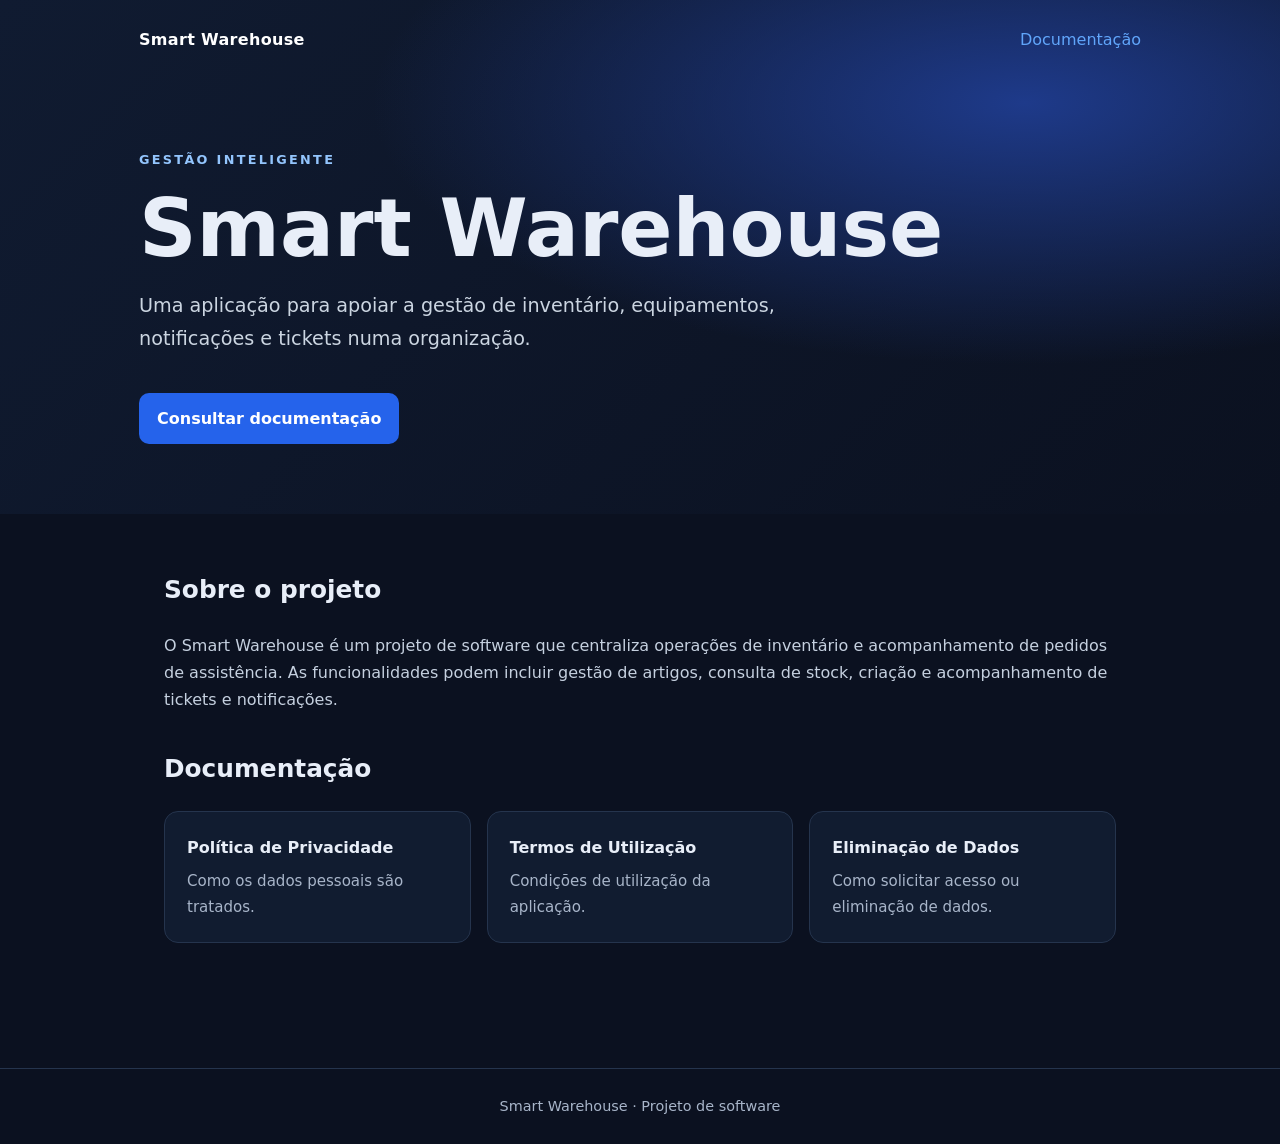
<file: index.html>
<!doctype html>
<html lang="pt-PT">
<head>
  <meta charset="utf-8">
  <meta name="viewport" content="width=device-width, initial-scale=1">
  <meta name="description" content="Smart Warehouse — sistema de gestão de inventário, equipamentos e tickets.">
  <title>Smart Warehouse</title>
  <link rel="stylesheet" href="style.css">
</head>
<body>
  <header class="hero">
    <nav><a class="brand" href="index.html">Smart Warehouse</a><a href="#documentos">Documentação</a></nav>
    <main>
      <p class="eyebrow">GESTÃO INTELIGENTE</p>
      <h1>Smart Warehouse</h1>
      <p class="lead">Uma aplicação para apoiar a gestão de inventário, equipamentos, notificações e tickets numa organização.</p>
      <a class="button" href="#documentos">Consultar documentação</a>
    </main>
  </header>
  <section class="content">
    <h2>Sobre o projeto</h2>
    <p>O Smart Warehouse é um projeto de software que centraliza operações de inventário e acompanhamento de pedidos de assistência. As funcionalidades podem incluir gestão de artigos, consulta de stock, criação e acompanhamento de tickets e notificações.</p>
    <h2 id="documentos">Documentação</h2>
    <div class="cards">
      <a class="card" href="privacy.html"><strong>Política de Privacidade</strong><span>Como os dados pessoais são tratados.</span></a>
      <a class="card" href="terms.html"><strong>Termos de Utilização</strong><span>Condições de utilização da aplicação.</span></a>
      <a class="card" href="data-deletion.html"><strong>Eliminação de Dados</strong><span>Como solicitar acesso ou eliminação de dados.</span></a>
    </div>
  </section>
  <footer>Smart Warehouse · Projeto de software</footer>
</body>
</html>
</file>
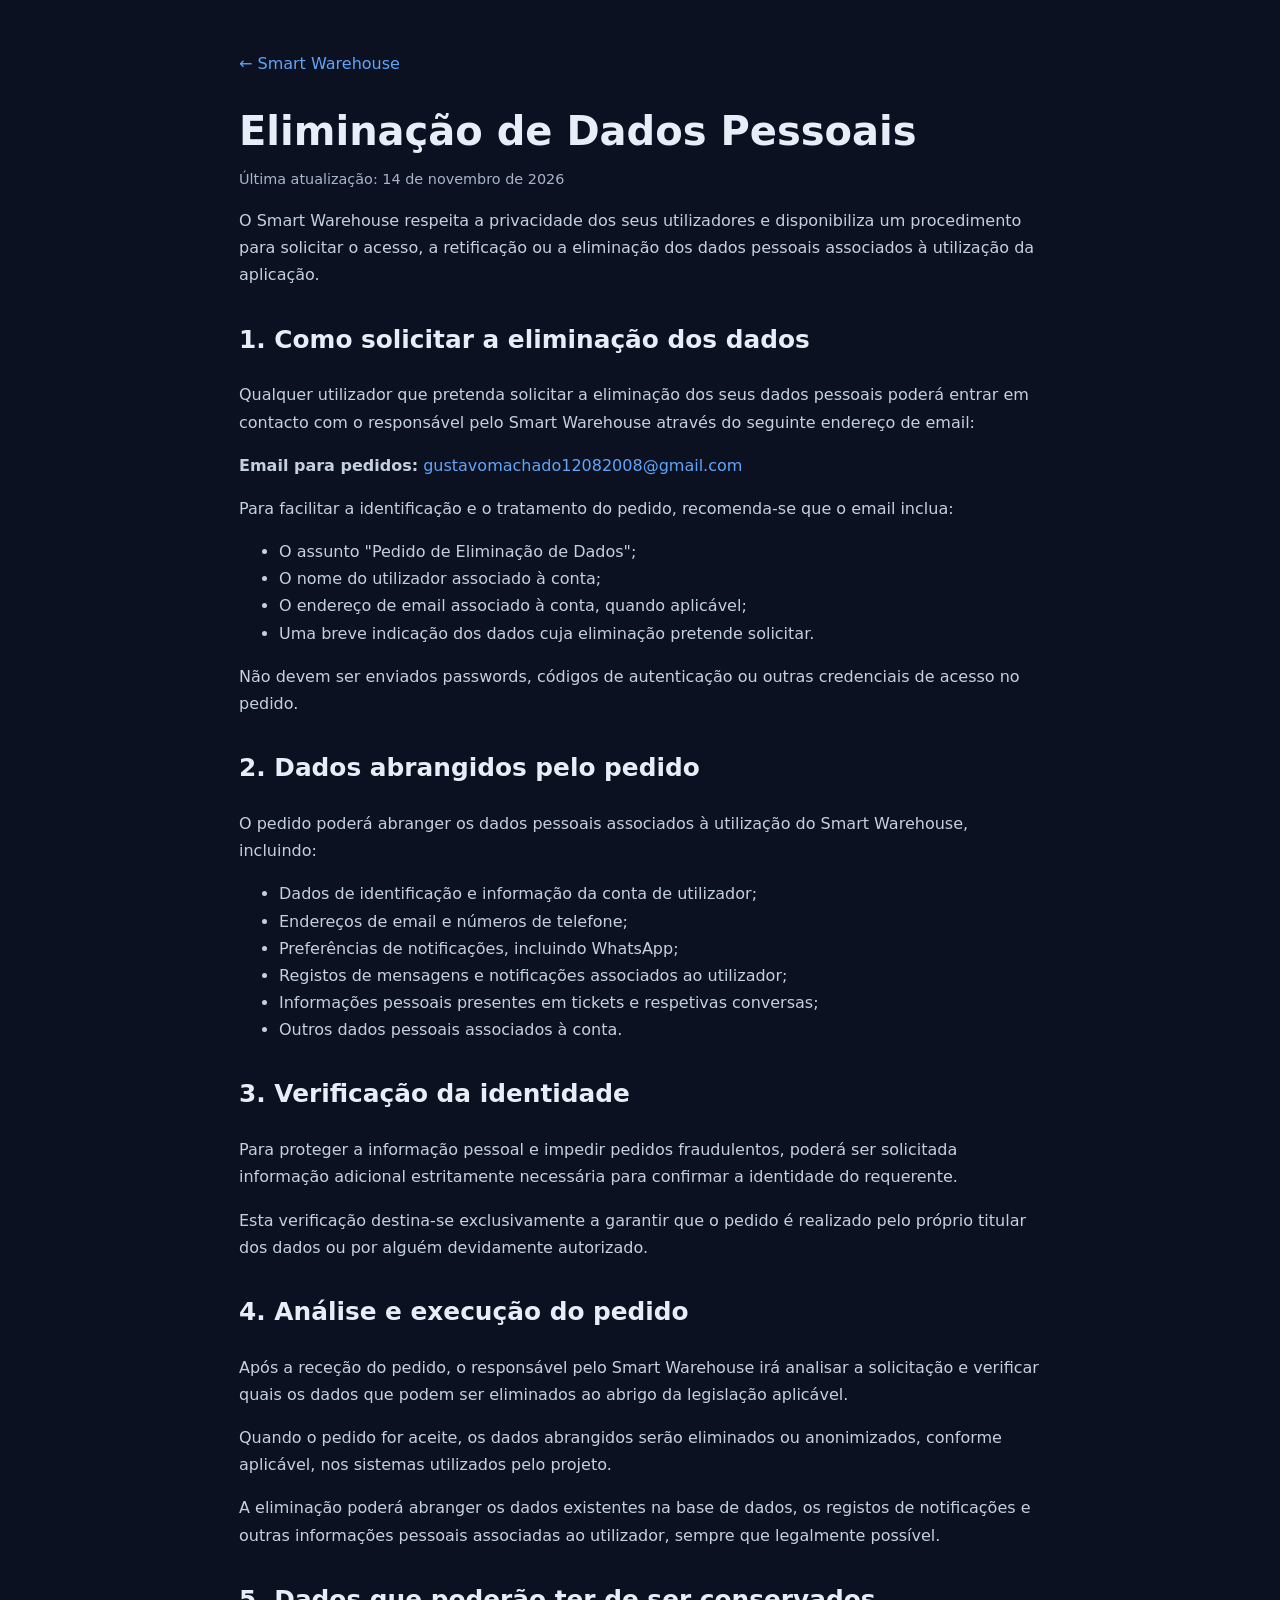
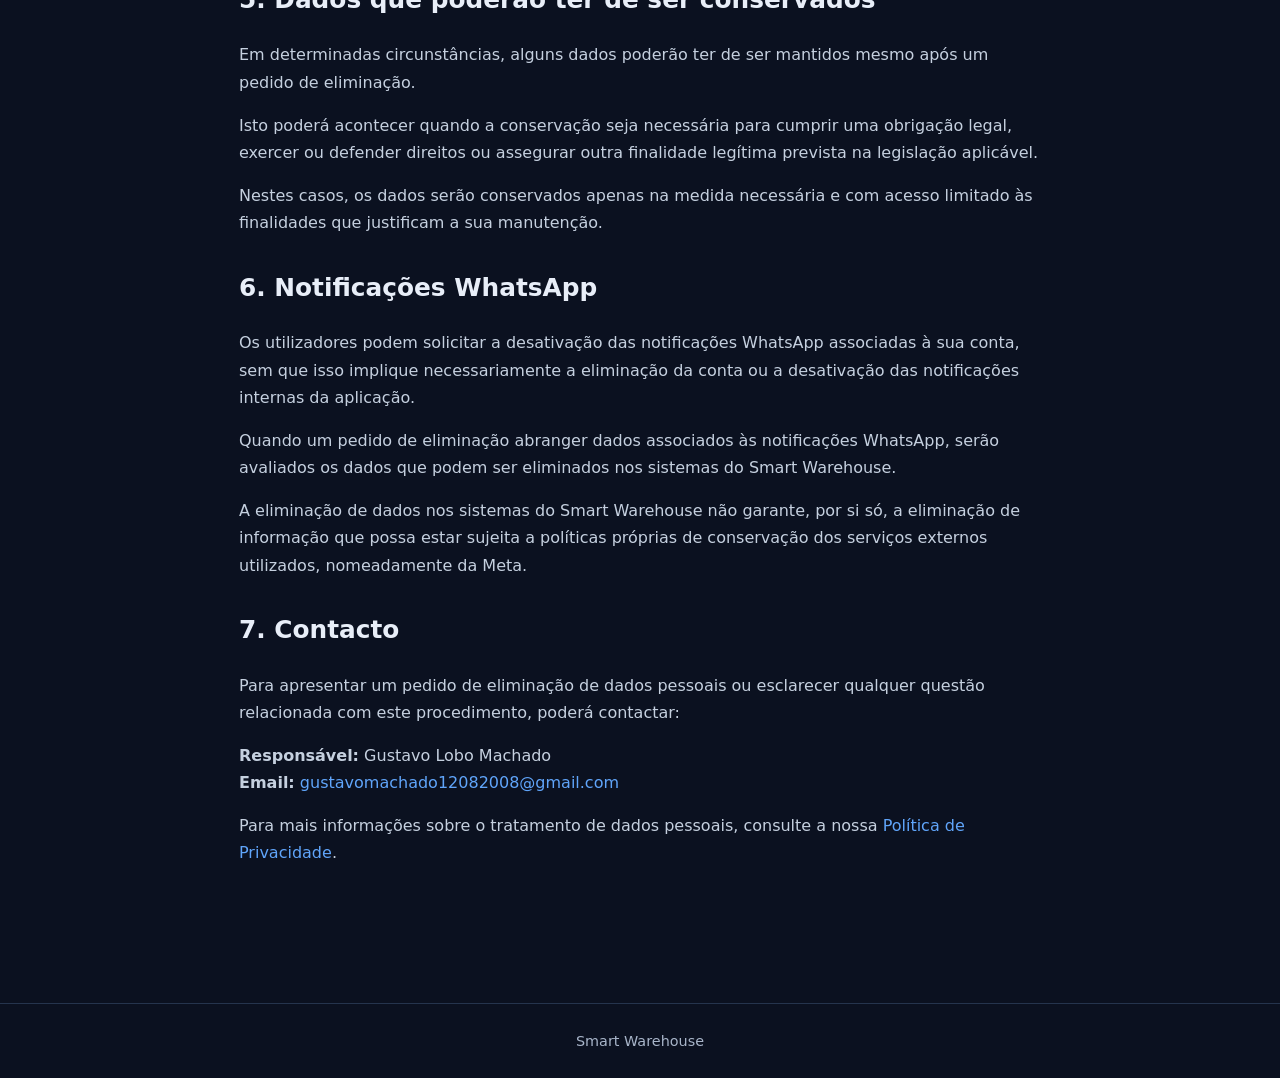
<file: data-deletion.html>
<!doctype html>
<html lang="pt-PT">

<head>
    <meta charset="utf-8">
    <meta name="viewport" content="width=device-width, initial-scale=1">
    <meta name="description" content="Instruções para solicitar a eliminação de dados pessoais no Smart Warehouse.">
    <title>Eliminação de Dados — Smart Warehouse</title>
    <link rel="stylesheet" href="style.css">
</head>

<body>

<article>

<a class="back" href="index.html">← Smart Warehouse</a>

<h1>Eliminação de Dados Pessoais</h1>

<p class="updated">Última atualização: 14 de novembro de 2026</p>

<p>
    O Smart Warehouse respeita a privacidade dos seus utilizadores
    e disponibiliza um procedimento para solicitar o acesso,
    a retificação ou a eliminação dos dados pessoais associados
    à utilização da aplicação.
</p>

<h2>1. Como solicitar a eliminação dos dados</h2>

<p>
    Qualquer utilizador que pretenda solicitar a eliminação dos
    seus dados pessoais poderá entrar em contacto com o responsável
    pelo Smart Warehouse através do seguinte endereço de email:
</p>

<p>
    <strong>Email para pedidos:</strong>
    <a href="mailto:gustavomachado12082008@gmail.com">
        gustavomachado12082008@gmail.com
    </a>
</p>

<p>
    Para facilitar a identificação e o tratamento do pedido,
    recomenda-se que o email inclua:
</p>

<ul>
    <li>O assunto "Pedido de Eliminação de Dados";</li>
    <li>O nome do utilizador associado à conta;</li>
    <li>O endereço de email associado à conta, quando aplicável;</li>
    <li>Uma breve indicação dos dados cuja eliminação pretende solicitar.</li>
</ul>

<p>
    Não devem ser enviados passwords, códigos de autenticação
    ou outras credenciais de acesso no pedido.
</p>

<h2>2. Dados abrangidos pelo pedido</h2>

<p>
    O pedido poderá abranger os dados pessoais associados
    à utilização do Smart Warehouse, incluindo:
</p>

<ul>
    <li>Dados de identificação e informação da conta de utilizador;</li>
    <li>Endereços de email e números de telefone;</li>
    <li>Preferências de notificações, incluindo WhatsApp;</li>
    <li>Registos de mensagens e notificações associados ao utilizador;</li>
    <li>Informações pessoais presentes em tickets e respetivas conversas;</li>
    <li>Outros dados pessoais associados à conta.</li>
</ul>

<h2>3. Verificação da identidade</h2>

<p>
    Para proteger a informação pessoal e impedir pedidos
    fraudulentos, poderá ser solicitada informação adicional
    estritamente necessária para confirmar a identidade
    do requerente.
</p>

<p>
    Esta verificação destina-se exclusivamente a garantir
    que o pedido é realizado pelo próprio titular dos dados
    ou por alguém devidamente autorizado.
</p>

<h2>4. Análise e execução do pedido</h2>

<p>
    Após a receção do pedido, o responsável pelo Smart Warehouse
    irá analisar a solicitação e verificar quais os dados
    que podem ser eliminados ao abrigo da legislação aplicável.
</p>

<p>
    Quando o pedido for aceite, os dados abrangidos serão
    eliminados ou anonimizados, conforme aplicável, nos sistemas
    utilizados pelo projeto.
</p>

<p>
    A eliminação poderá abranger os dados existentes na base
    de dados, os registos de notificações e outras informações
    pessoais associadas ao utilizador, sempre que legalmente
    possível.
</p>

<h2>5. Dados que poderão ter de ser conservados</h2>

<p>
    Em determinadas circunstâncias, alguns dados poderão
    ter de ser mantidos mesmo após um pedido de eliminação.
</p>

<p>
    Isto poderá acontecer quando a conservação seja necessária
    para cumprir uma obrigação legal, exercer ou defender
    direitos ou assegurar outra finalidade legítima prevista
    na legislação aplicável.
</p>

<p>
    Nestes casos, os dados serão conservados apenas na medida
    necessária e com acesso limitado às finalidades que
    justificam a sua manutenção.
</p>

<h2>6. Notificações WhatsApp</h2>

<p>
    Os utilizadores podem solicitar a desativação das notificações
    WhatsApp associadas à sua conta, sem que isso implique
    necessariamente a eliminação da conta ou a desativação
    das notificações internas da aplicação.
</p>

<p>
    Quando um pedido de eliminação abranger dados associados
    às notificações WhatsApp, serão avaliados os dados que
    podem ser eliminados nos sistemas do Smart Warehouse.
</p>

<p>
    A eliminação de dados nos sistemas do Smart Warehouse
    não garante, por si só, a eliminação de informação que
    possa estar sujeita a políticas próprias de conservação
    dos serviços externos utilizados, nomeadamente da Meta.
</p>

<h2>7. Contacto</h2>

<p>
    Para apresentar um pedido de eliminação de dados pessoais
    ou esclarecer qualquer questão relacionada com este
    procedimento, poderá contactar:
</p>

<p>
    <strong>Responsável:</strong> Gustavo Lobo Machado<br>
    <strong>Email:</strong>
    <a href="mailto:gustavomachado12082008@gmail.com">
        gustavomachado12082008@gmail.com
    </a>
</p>

<p>
    Para mais informações sobre o tratamento de dados pessoais,
    consulte a nossa
    <a href="privacy.html">Política de Privacidade</a>.
</p>

</article>

<footer>
    Smart Warehouse
</footer>

</body>
</html>
</file>
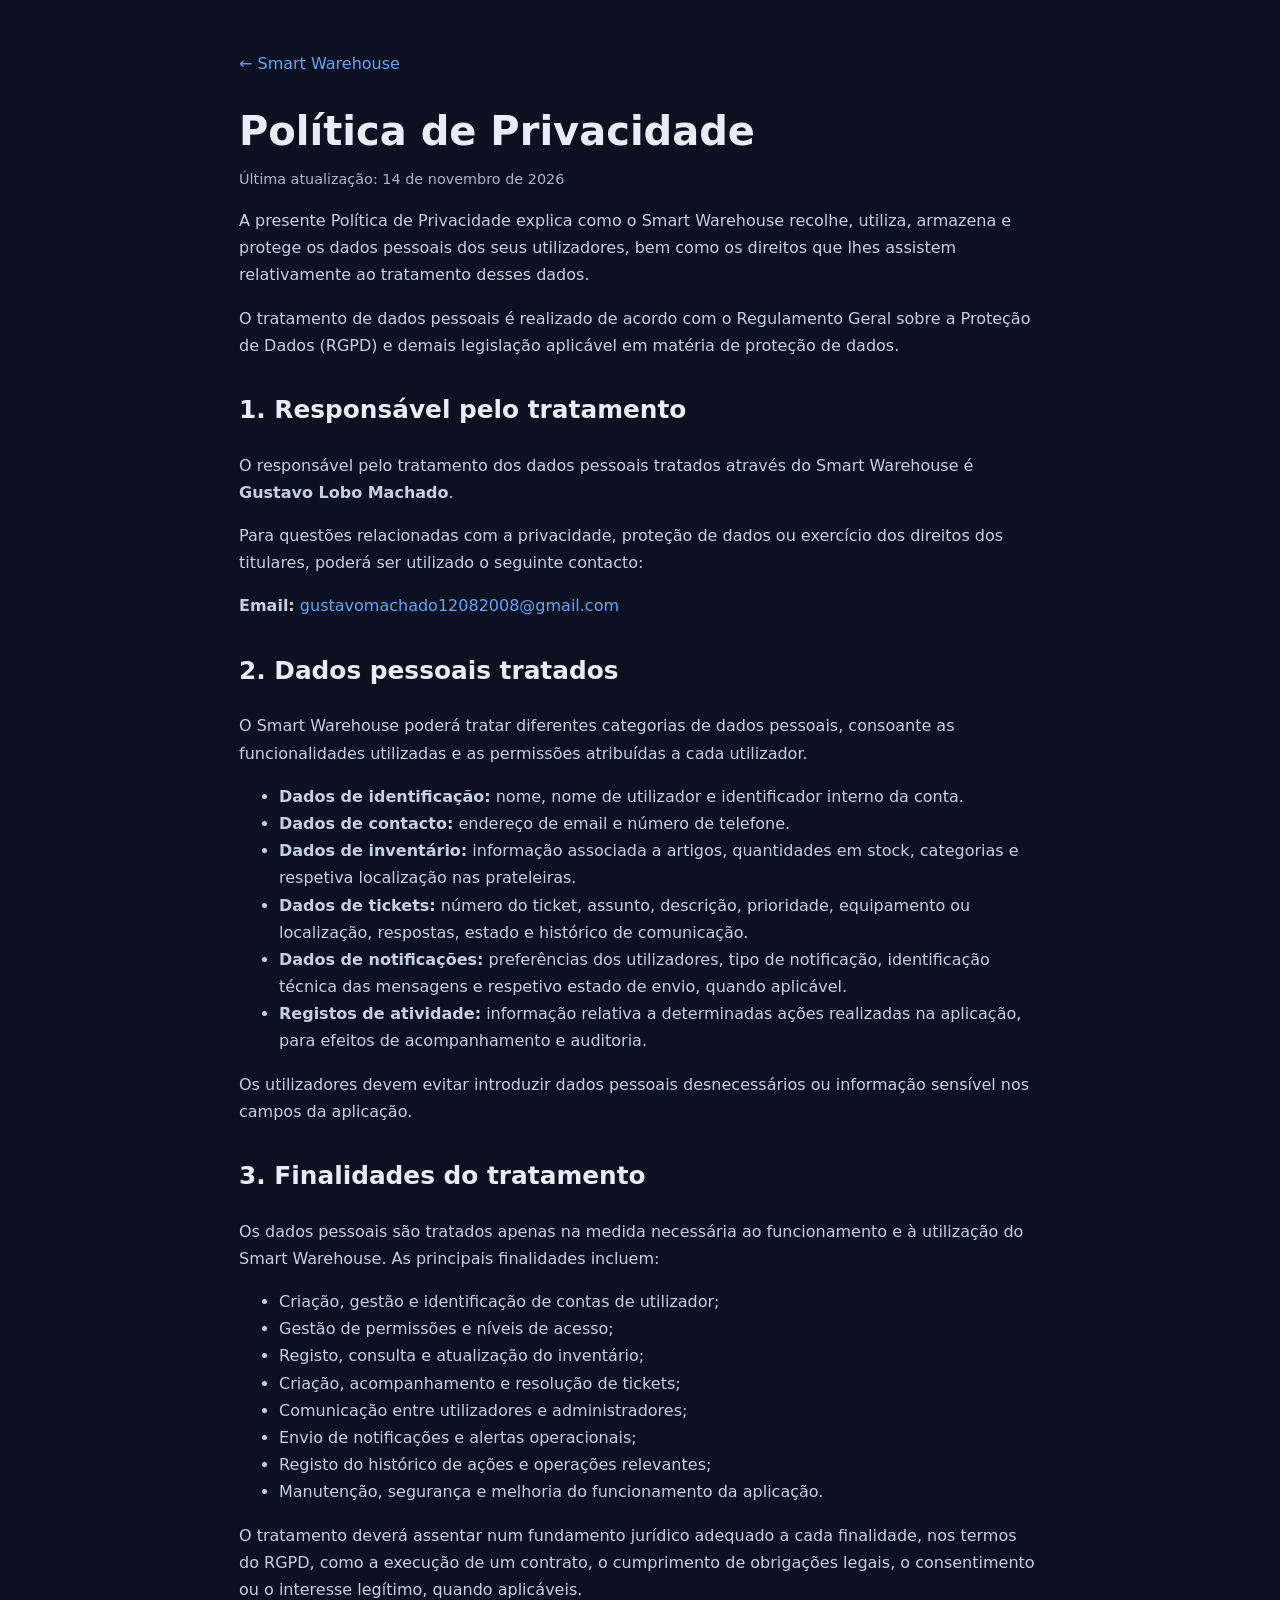
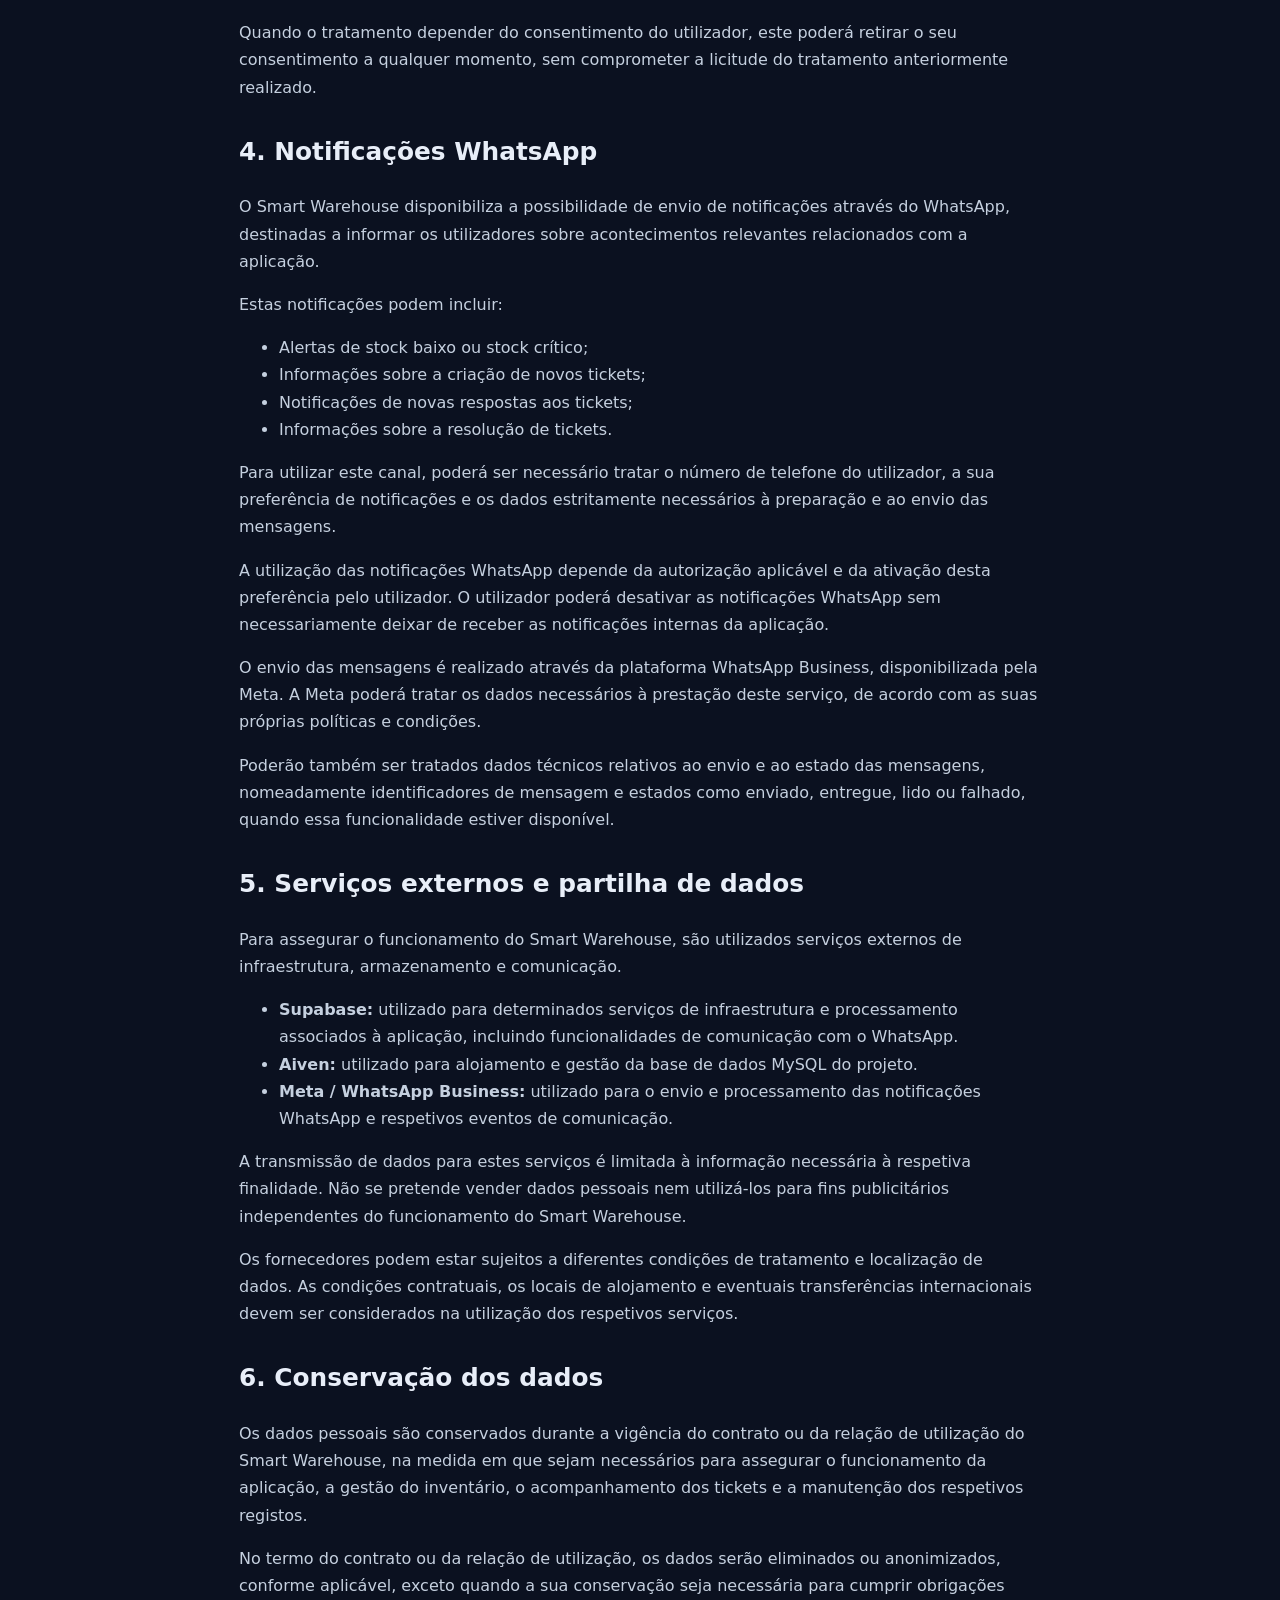
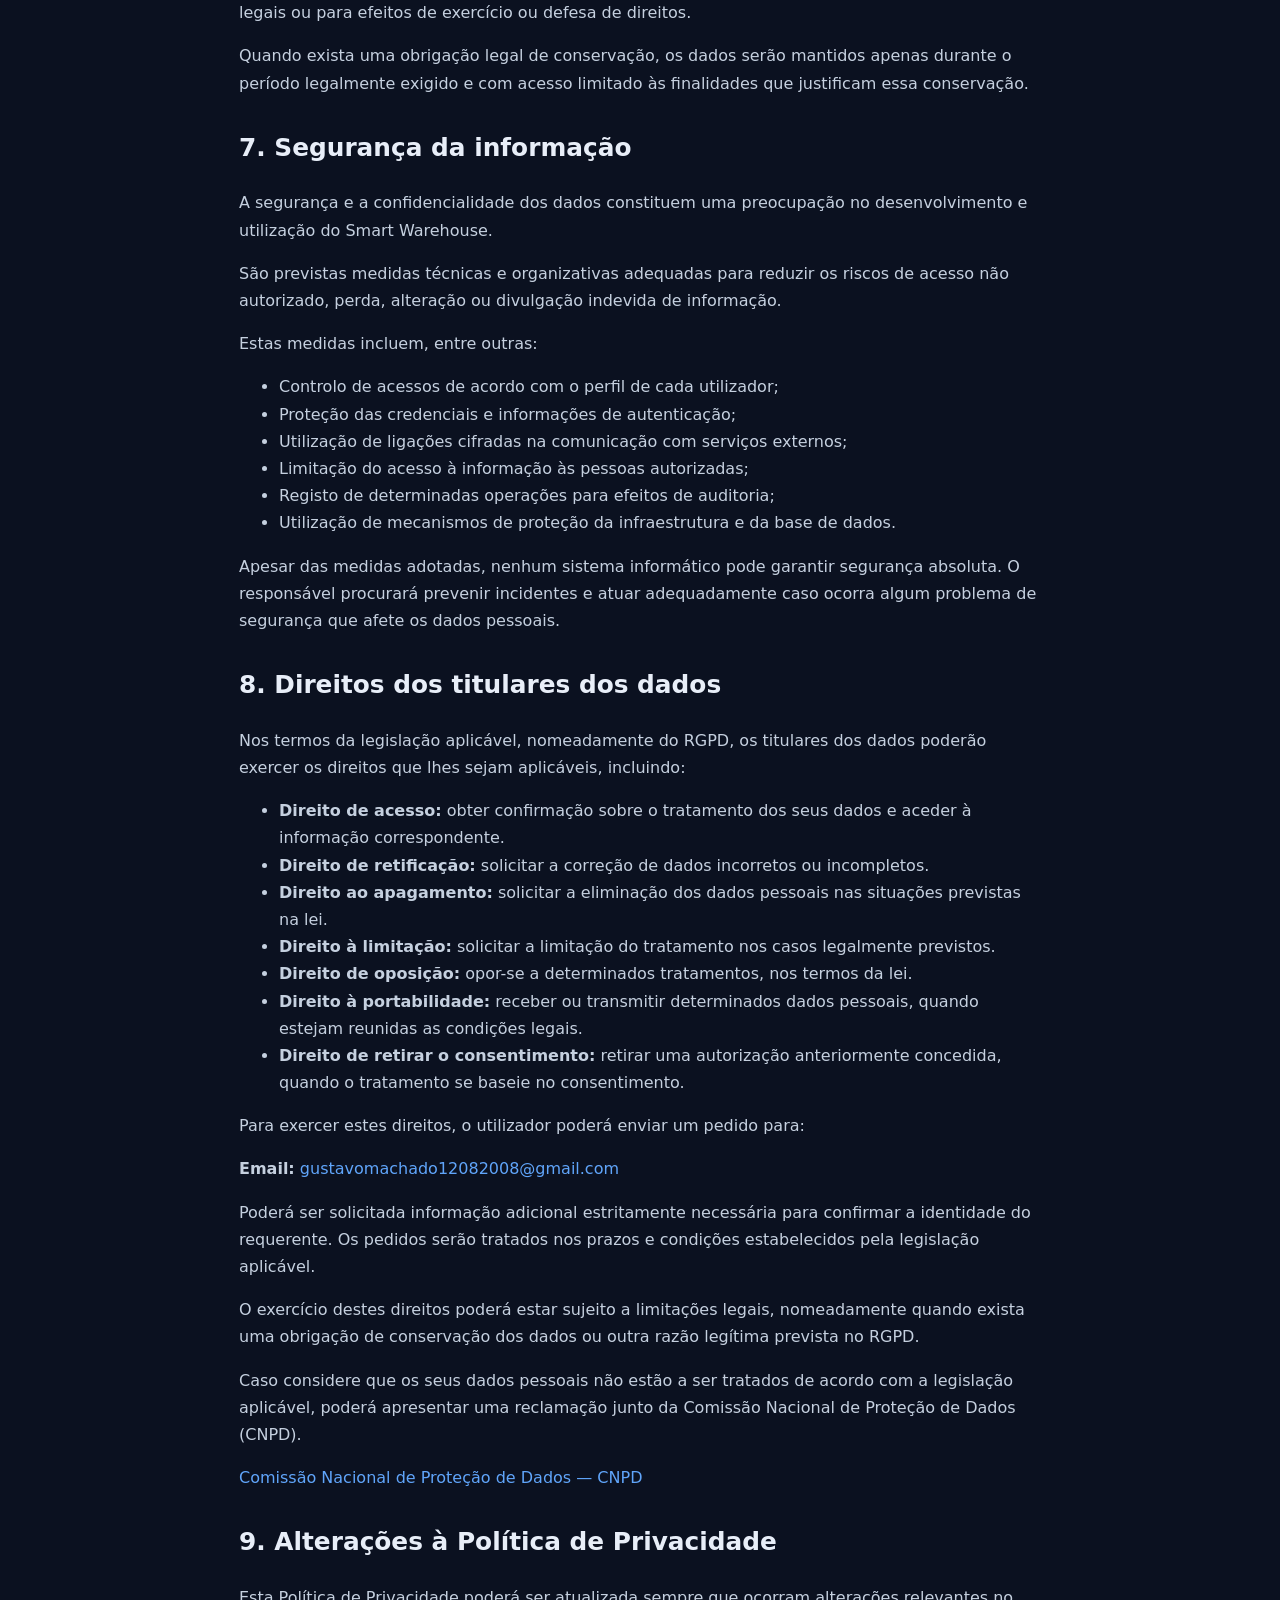
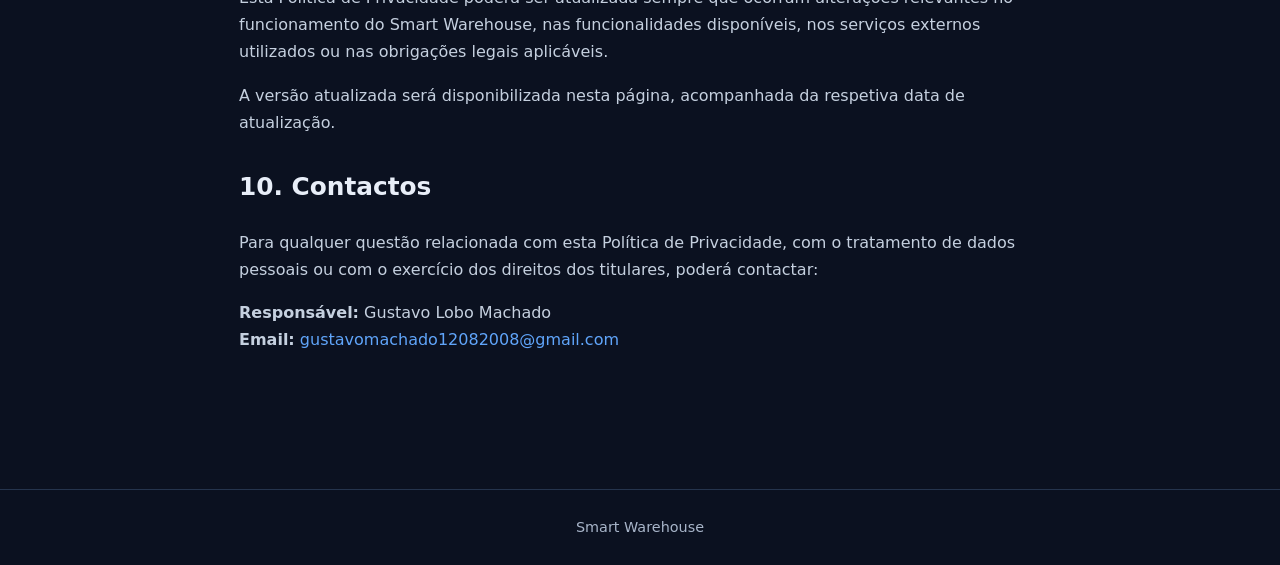
<file: privacy.html>
<!doctype html>
<html lang="pt-PT">
<head>
    <meta charset="utf-8">
    <meta name="viewport" content="width=device-width, initial-scale=1">
    <meta name="description" content="Política de Privacidade do Smart Warehouse.">
    <title>Política de Privacidade — Smart Warehouse</title>
    <link rel="stylesheet" href="style.css">
</head>

<body>
<article>

<a class="back" href="index.html">← Smart Warehouse</a>

<h1>Política de Privacidade</h1>

<p class="updated">Última atualização: 14 de novembro de 2026</p>

<p>
    A presente Política de Privacidade explica como o Smart Warehouse
    recolhe, utiliza, armazena e protege os dados pessoais dos seus
    utilizadores, bem como os direitos que lhes assistem relativamente
    ao tratamento desses dados.
</p>

<p>
    O tratamento de dados pessoais é realizado de acordo com o
    Regulamento Geral sobre a Proteção de Dados (RGPD) e demais
    legislação aplicável em matéria de proteção de dados.
</p>

<h2>1. Responsável pelo tratamento</h2>

<p>
    O responsável pelo tratamento dos dados pessoais tratados através
    do Smart Warehouse é <strong>Gustavo Lobo Machado</strong>.
</p>

<p>
    Para questões relacionadas com a privacidade, proteção de dados
    ou exercício dos direitos dos titulares, poderá ser utilizado o
    seguinte contacto:
</p>

<p>
    <strong>Email:</strong>
    <a href="mailto:gustavomachado12082008@gmail.com">
        gustavomachado12082008@gmail.com
    </a>
</p>

<h2>2. Dados pessoais tratados</h2>

<p>
    O Smart Warehouse poderá tratar diferentes categorias de dados
    pessoais, consoante as funcionalidades utilizadas e as permissões
    atribuídas a cada utilizador.
</p>

<ul>
    <li>
        <strong>Dados de identificação:</strong>
        nome, nome de utilizador e identificador interno da conta.
    </li>

    <li>
        <strong>Dados de contacto:</strong>
        endereço de email e número de telefone.
    </li>

    <li>
        <strong>Dados de inventário:</strong>
        informação associada a artigos, quantidades em stock,
        categorias e respetiva localização nas prateleiras.
    </li>

    <li>
        <strong>Dados de tickets:</strong>
        número do ticket, assunto, descrição, prioridade,
        equipamento ou localização, respostas, estado e histórico
        de comunicação.
    </li>

    <li>
        <strong>Dados de notificações:</strong>
        preferências dos utilizadores, tipo de notificação,
        identificação técnica das mensagens e respetivo estado
        de envio, quando aplicável.
    </li>

    <li>
        <strong>Registos de atividade:</strong>
        informação relativa a determinadas ações realizadas
        na aplicação, para efeitos de acompanhamento e auditoria.
    </li>
</ul>

<p>
    Os utilizadores devem evitar introduzir dados pessoais
    desnecessários ou informação sensível nos campos da aplicação.
</p>

<h2>3. Finalidades do tratamento</h2>

<p>
    Os dados pessoais são tratados apenas na medida necessária
    ao funcionamento e à utilização do Smart Warehouse.
    As principais finalidades incluem:
</p>

<ul>
    <li>Criação, gestão e identificação de contas de utilizador;</li>
    <li>Gestão de permissões e níveis de acesso;</li>
    <li>Registo, consulta e atualização do inventário;</li>
    <li>Criação, acompanhamento e resolução de tickets;</li>
    <li>Comunicação entre utilizadores e administradores;</li>
    <li>Envio de notificações e alertas operacionais;</li>
    <li>Registo do histórico de ações e operações relevantes;</li>
    <li>Manutenção, segurança e melhoria do funcionamento da aplicação.</li>
</ul>

<p>
    O tratamento deverá assentar num fundamento jurídico adequado
    a cada finalidade, nos termos do RGPD, como a execução de um
    contrato, o cumprimento de obrigações legais, o consentimento
    ou o interesse legítimo, quando aplicáveis.
</p>

<p>
    Quando o tratamento depender do consentimento do utilizador,
    este poderá retirar o seu consentimento a qualquer momento,
    sem comprometer a licitude do tratamento anteriormente realizado.
</p>

<h2>4. Notificações WhatsApp</h2>

<p>
    O Smart Warehouse disponibiliza a possibilidade de envio de
    notificações através do WhatsApp, destinadas a informar os
    utilizadores sobre acontecimentos relevantes relacionados
    com a aplicação.
</p>

<p>
    Estas notificações podem incluir:
</p>

<ul>
    <li>Alertas de stock baixo ou stock crítico;</li>
    <li>Informações sobre a criação de novos tickets;</li>
    <li>Notificações de novas respostas aos tickets;</li>
    <li>Informações sobre a resolução de tickets.</li>
</ul>

<p>
    Para utilizar este canal, poderá ser necessário tratar o número
    de telefone do utilizador, a sua preferência de notificações e
    os dados estritamente necessários à preparação e ao envio
    das mensagens.
</p>

<p>
    A utilização das notificações WhatsApp depende da autorização
    aplicável e da ativação desta preferência pelo utilizador.
    O utilizador poderá desativar as notificações WhatsApp sem
    necessariamente deixar de receber as notificações internas
    da aplicação.
</p>

<p>
    O envio das mensagens é realizado através da plataforma
    WhatsApp Business, disponibilizada pela Meta. A Meta poderá
    tratar os dados necessários à prestação deste serviço,
    de acordo com as suas próprias políticas e condições.
</p>

<p>
    Poderão também ser tratados dados técnicos relativos ao envio
    e ao estado das mensagens, nomeadamente identificadores de
    mensagem e estados como enviado, entregue, lido ou falhado,
    quando essa funcionalidade estiver disponível.
</p>

<h2>5. Serviços externos e partilha de dados</h2>

<p>
    Para assegurar o funcionamento do Smart Warehouse, são
    utilizados serviços externos de infraestrutura, armazenamento
    e comunicação.
</p>

<ul>
    <li>
        <strong>Supabase:</strong>
        utilizado para determinados serviços de infraestrutura
        e processamento associados à aplicação, incluindo
        funcionalidades de comunicação com o WhatsApp.
    </li>

    <li>
        <strong>Aiven:</strong>
        utilizado para alojamento e gestão da base de dados
        MySQL do projeto.
    </li>

    <li>
        <strong>Meta / WhatsApp Business:</strong>
        utilizado para o envio e processamento das notificações
        WhatsApp e respetivos eventos de comunicação.
    </li>
</ul>

<p>
    A transmissão de dados para estes serviços é limitada à
    informação necessária à respetiva finalidade.
    Não se pretende vender dados pessoais nem utilizá-los
    para fins publicitários independentes do funcionamento
    do Smart Warehouse.
</p>

<p>
    Os fornecedores podem estar sujeitos a diferentes condições
    de tratamento e localização de dados. As condições contratuais,
    os locais de alojamento e eventuais transferências internacionais
    devem ser considerados na utilização dos respetivos serviços.
</p>

<h2>6. Conservação dos dados</h2>

<p>
    Os dados pessoais são conservados durante a vigência do contrato
    ou da relação de utilização do Smart Warehouse, na medida em que
    sejam necessários para assegurar o funcionamento da aplicação,
    a gestão do inventário, o acompanhamento dos tickets e a
    manutenção dos respetivos registos.
</p>

<p>
    No termo do contrato ou da relação de utilização, os dados
    serão eliminados ou anonimizados, conforme aplicável, exceto
    quando a sua conservação seja necessária para cumprir
    obrigações legais ou para efeitos de exercício ou defesa
    de direitos.
</p>

<p>
    Quando exista uma obrigação legal de conservação, os dados
    serão mantidos apenas durante o período legalmente exigido
    e com acesso limitado às finalidades que justificam essa
    conservação.
</p>

<h2>7. Segurança da informação</h2>

<p>
    A segurança e a confidencialidade dos dados constituem uma
    preocupação no desenvolvimento e utilização do Smart Warehouse.
</p>

<p>
    São previstas medidas técnicas e organizativas adequadas
    para reduzir os riscos de acesso não autorizado, perda,
    alteração ou divulgação indevida de informação.
</p>

<p>
    Estas medidas incluem, entre outras:
</p>

<ul>
    <li>Controlo de acessos de acordo com o perfil de cada utilizador;</li>
    <li>Proteção das credenciais e informações de autenticação;</li>
    <li>Utilização de ligações cifradas na comunicação com serviços externos;</li>
    <li>Limitação do acesso à informação às pessoas autorizadas;</li>
    <li>Registo de determinadas operações para efeitos de auditoria;</li>
    <li>Utilização de mecanismos de proteção da infraestrutura e da base de dados.</li>
</ul>

<p>
    Apesar das medidas adotadas, nenhum sistema informático
    pode garantir segurança absoluta. O responsável procurará
    prevenir incidentes e atuar adequadamente caso ocorra
    algum problema de segurança que afete os dados pessoais.
</p>

<h2>8. Direitos dos titulares dos dados</h2>

<p>
    Nos termos da legislação aplicável, nomeadamente do RGPD,
    os titulares dos dados poderão exercer os direitos que
    lhes sejam aplicáveis, incluindo:
</p>

<ul>
    <li>
        <strong>Direito de acesso:</strong>
        obter confirmação sobre o tratamento dos seus dados
        e aceder à informação correspondente.
    </li>

    <li>
        <strong>Direito de retificação:</strong>
        solicitar a correção de dados incorretos ou incompletos.
    </li>

    <li>
        <strong>Direito ao apagamento:</strong>
        solicitar a eliminação dos dados pessoais nas situações
        previstas na lei.
    </li>

    <li>
        <strong>Direito à limitação:</strong>
        solicitar a limitação do tratamento nos casos legalmente
        previstos.
    </li>

    <li>
        <strong>Direito de oposição:</strong>
        opor-se a determinados tratamentos, nos termos da lei.
    </li>

    <li>
        <strong>Direito à portabilidade:</strong>
        receber ou transmitir determinados dados pessoais,
        quando estejam reunidas as condições legais.
    </li>

    <li>
        <strong>Direito de retirar o consentimento:</strong>
        retirar uma autorização anteriormente concedida,
        quando o tratamento se baseie no consentimento.
    </li>
</ul>

<p>
    Para exercer estes direitos, o utilizador poderá enviar
    um pedido para:
</p>

<p>
    <strong>Email:</strong>
    <a href="mailto:gustavomachado12082008@gmail.com">
        gustavomachado12082008@gmail.com
    </a>
</p>

<p>
    Poderá ser solicitada informação adicional estritamente
    necessária para confirmar a identidade do requerente.
    Os pedidos serão tratados nos prazos e condições
    estabelecidos pela legislação aplicável.
</p>

<p>
    O exercício destes direitos poderá estar sujeito a limitações
    legais, nomeadamente quando exista uma obrigação de conservação
    dos dados ou outra razão legítima prevista no RGPD.
</p>

<p>
    Caso considere que os seus dados pessoais não estão a ser
    tratados de acordo com a legislação aplicável, poderá apresentar
    uma reclamação junto da Comissão Nacional de Proteção de Dados
    (CNPD).
</p>

<p>
    <a href="https://www.cnpd.pt/" target="_blank" rel="noopener noreferrer">
        Comissão Nacional de Proteção de Dados — CNPD
    </a>
</p>

<h2>9. Alterações à Política de Privacidade</h2>

<p>
    Esta Política de Privacidade poderá ser atualizada sempre
    que ocorram alterações relevantes no funcionamento do
    Smart Warehouse, nas funcionalidades disponíveis,
    nos serviços externos utilizados ou nas obrigações legais
    aplicáveis.
</p>

<p>
    A versão atualizada será disponibilizada nesta página,
    acompanhada da respetiva data de atualização.
</p>

<h2>10. Contactos</h2>

<p>
    Para qualquer questão relacionada com esta Política
    de Privacidade, com o tratamento de dados pessoais
    ou com o exercício dos direitos dos titulares, poderá
    contactar:
</p>

<p>
    <strong>Responsável:</strong> Gustavo Lobo Machado<br>
    <strong>Email:</strong>
    <a href="mailto:gustavomachado12082008@gmail.com">
        gustavomachado12082008@gmail.com
    </a>
</p>

</article>

<footer>
    Smart Warehouse
</footer>

</body>
</html>
</file>
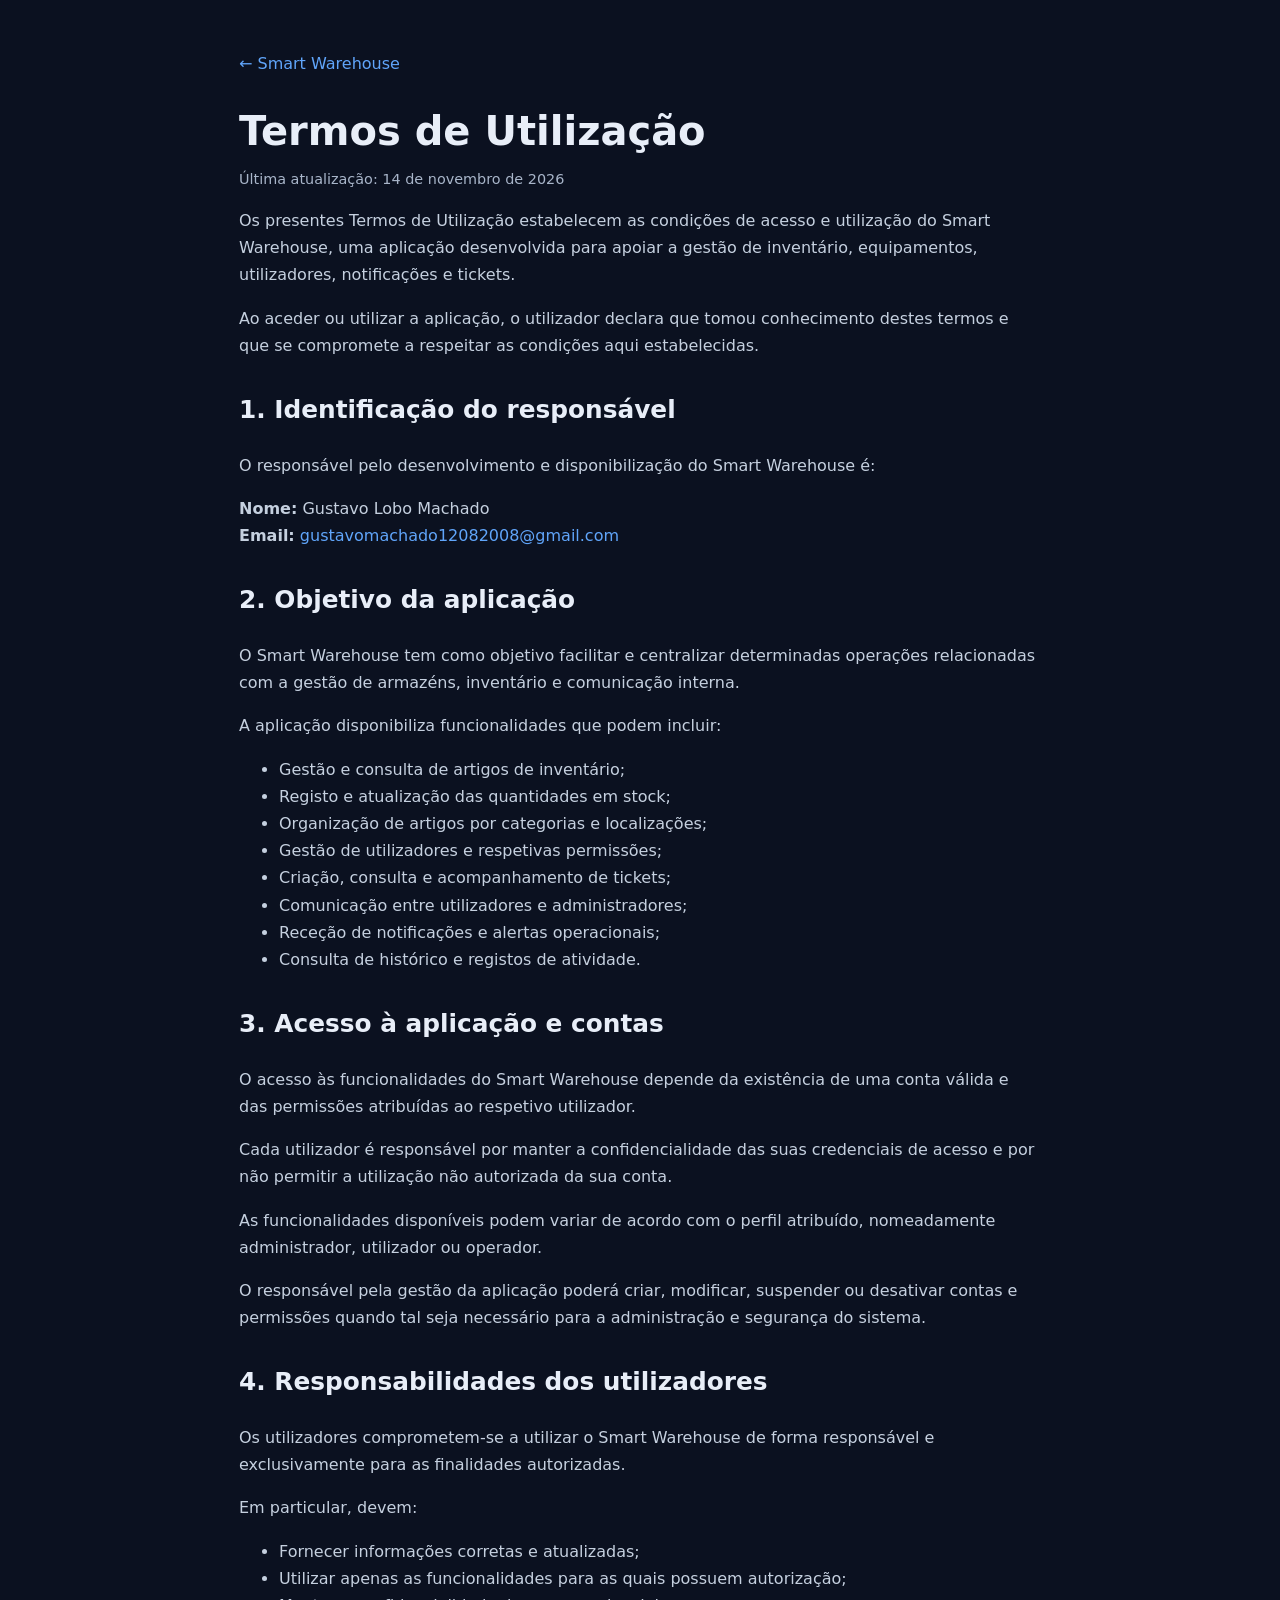
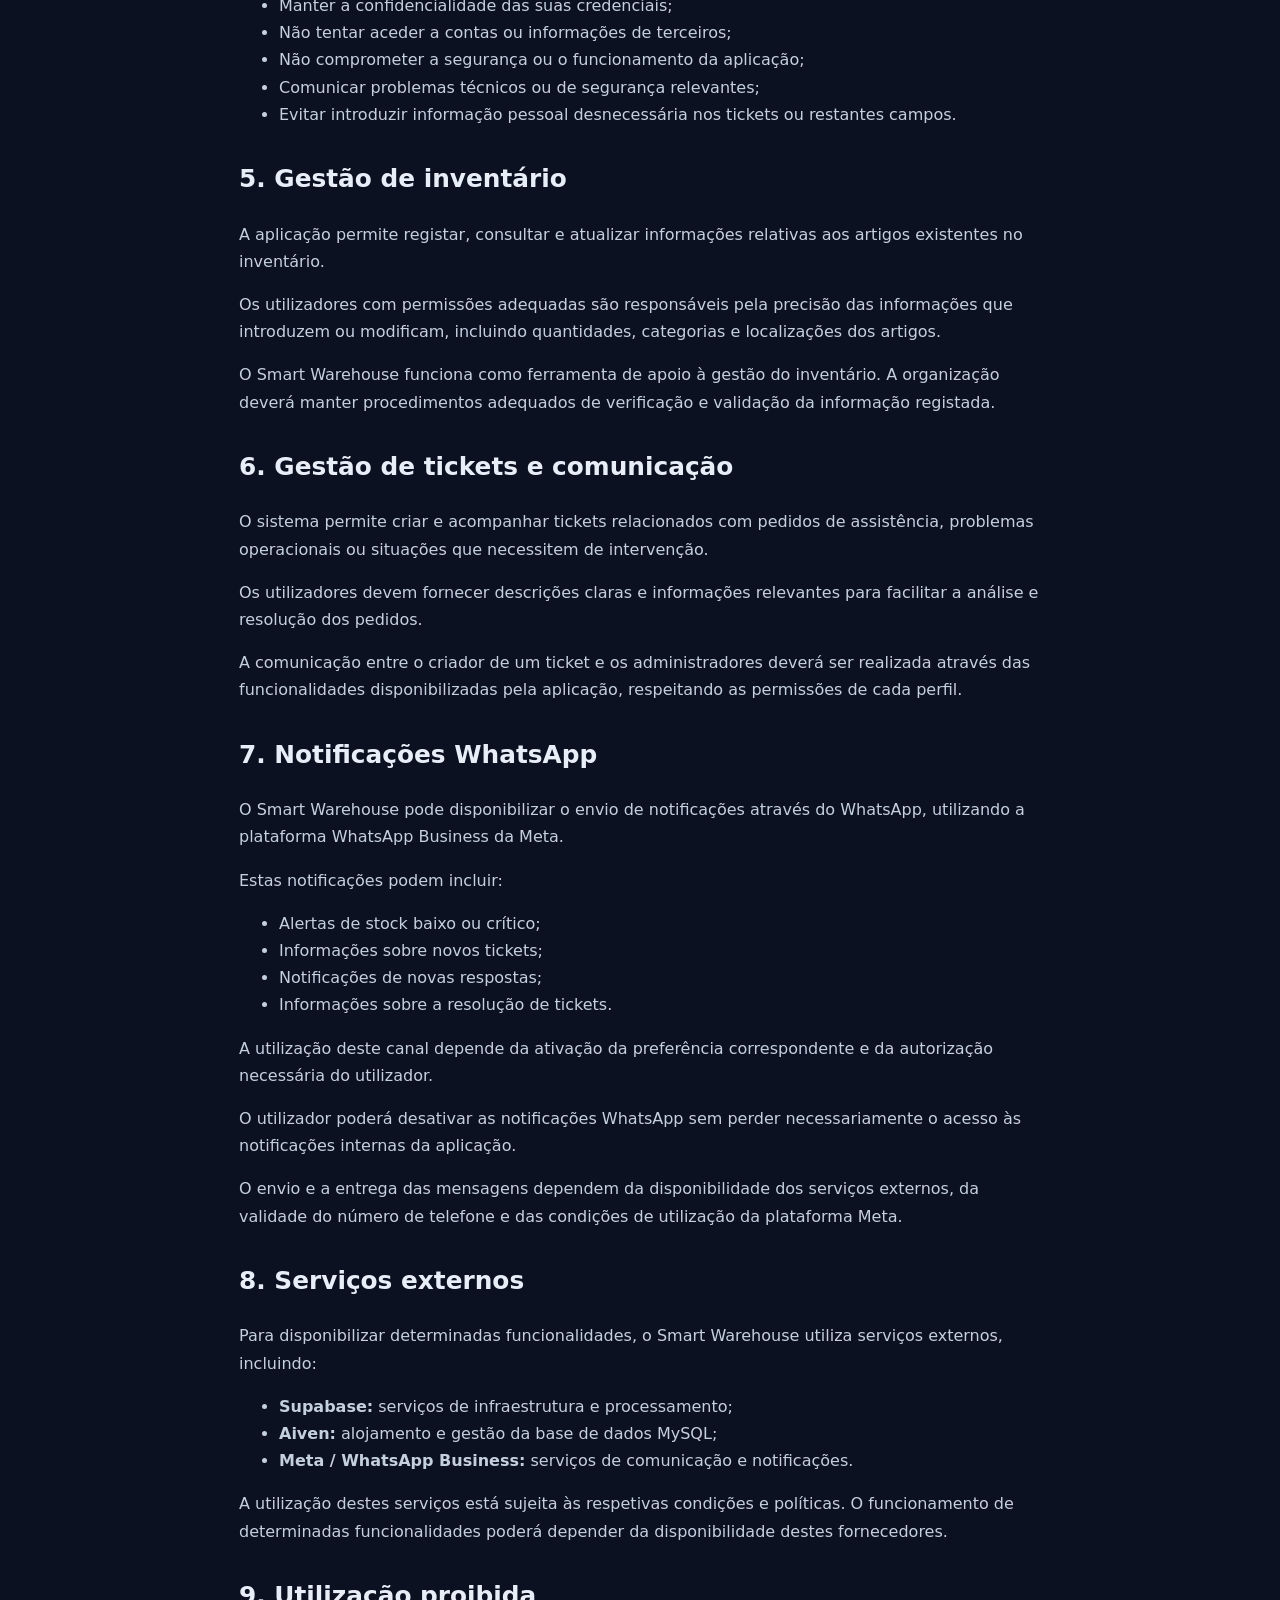
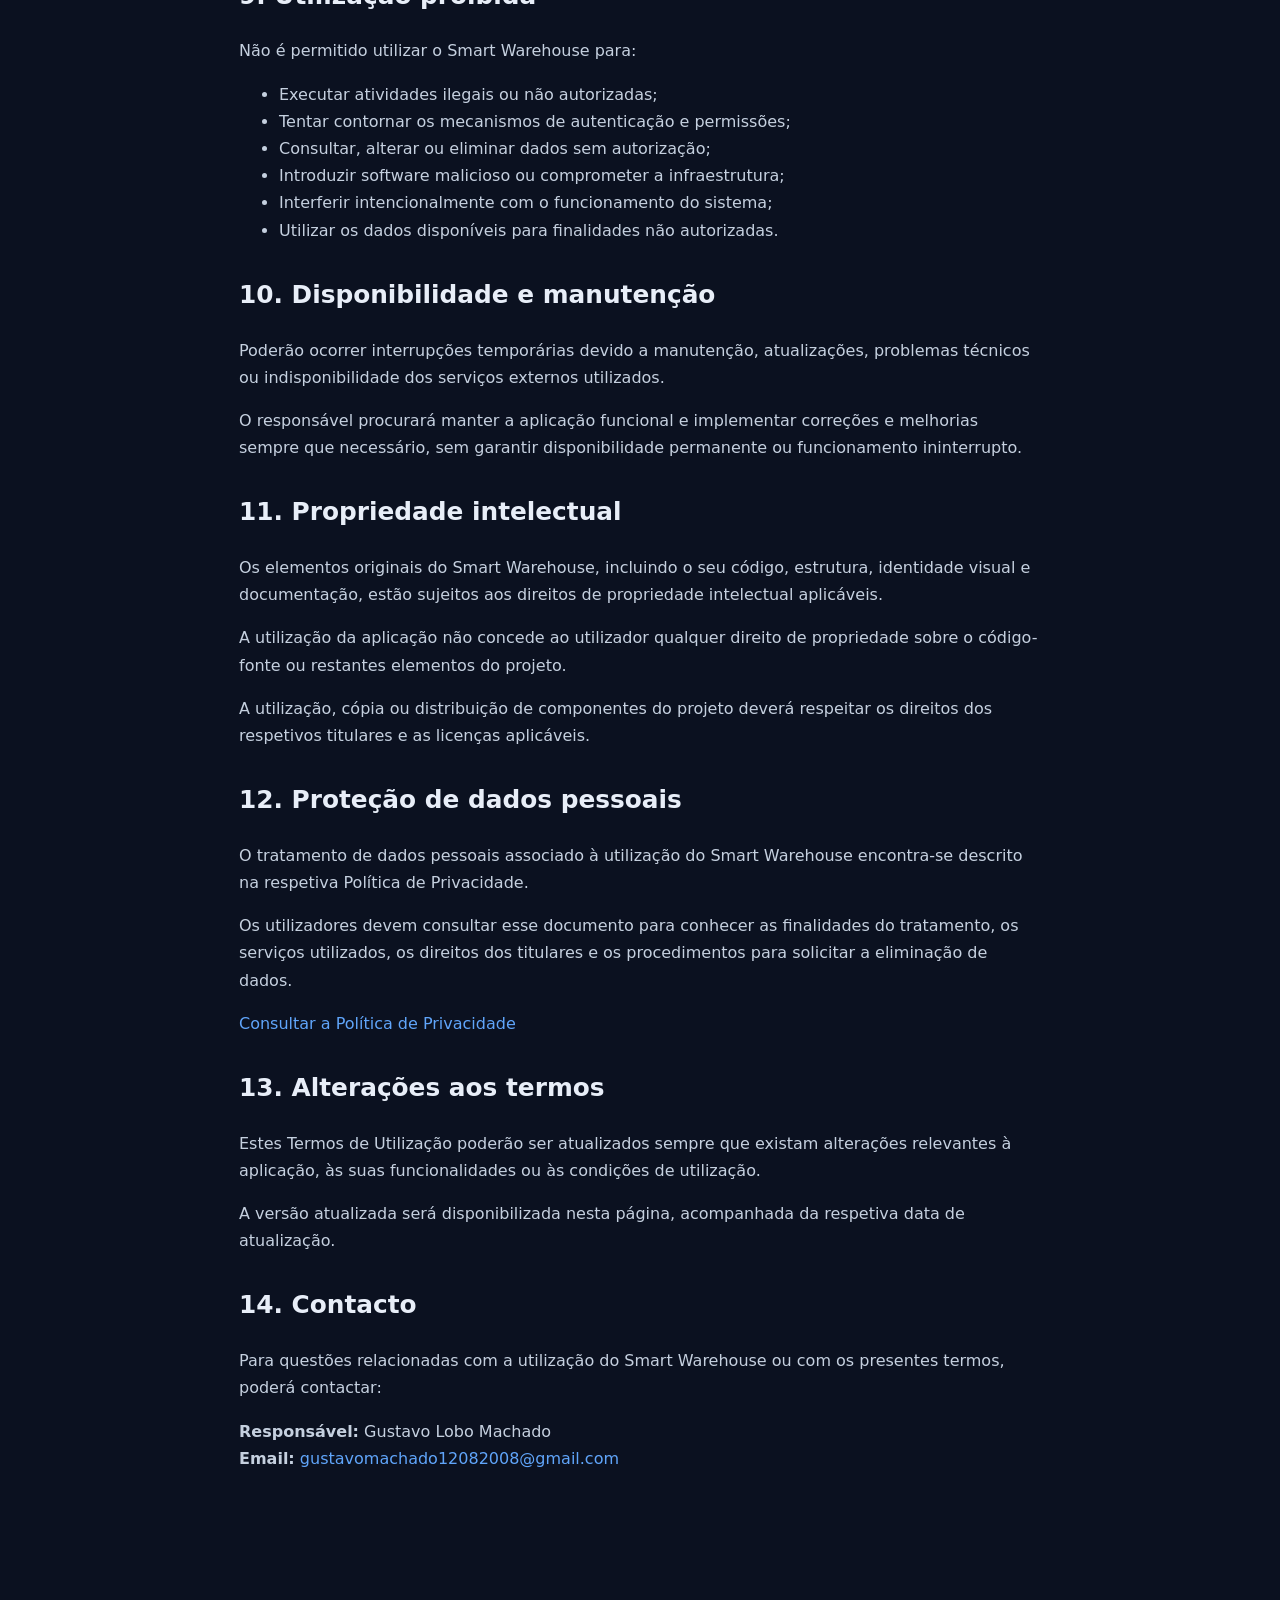
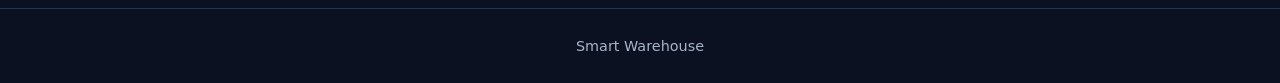
<file: terms.html>
<!doctype html>
<html lang="pt-PT">
<head>
    <meta charset="utf-8">
    <meta name="viewport" content="width=device-width, initial-scale=1">
    <meta name="description" content="Termos de Utilização do Smart Warehouse.">
    <title>Termos de Utilização — Smart Warehouse</title>
    <link rel="stylesheet" href="style.css">
</head>

<body>
<article>

<a class="back" href="index.html">← Smart Warehouse</a>

<h1>Termos de Utilização</h1>

<p class="updated">Última atualização: 14 de novembro de 2026</p>

<p>
    Os presentes Termos de Utilização estabelecem as condições
    de acesso e utilização do Smart Warehouse, uma aplicação
    desenvolvida para apoiar a gestão de inventário, equipamentos,
    utilizadores, notificações e tickets.
</p>

<p>
    Ao aceder ou utilizar a aplicação, o utilizador declara que
    tomou conhecimento destes termos e que se compromete a
    respeitar as condições aqui estabelecidas.
</p>

<h2>1. Identificação do responsável</h2>

<p>
    O responsável pelo desenvolvimento e disponibilização
    do Smart Warehouse é:
</p>

<p>
    <strong>Nome:</strong> Gustavo Lobo Machado<br>
    <strong>Email:</strong>
    <a href="mailto:gustavomachado12082008@gmail.com">
        gustavomachado12082008@gmail.com
    </a>
</p>

<h2>2. Objetivo da aplicação</h2>

<p>
    O Smart Warehouse tem como objetivo facilitar e centralizar
    determinadas operações relacionadas com a gestão de armazéns,
    inventário e comunicação interna.
</p>

<p>
    A aplicação disponibiliza funcionalidades que podem incluir:
</p>

<ul>
    <li>Gestão e consulta de artigos de inventário;</li>
    <li>Registo e atualização das quantidades em stock;</li>
    <li>Organização de artigos por categorias e localizações;</li>
    <li>Gestão de utilizadores e respetivas permissões;</li>
    <li>Criação, consulta e acompanhamento de tickets;</li>
    <li>Comunicação entre utilizadores e administradores;</li>
    <li>Receção de notificações e alertas operacionais;</li>
    <li>Consulta de histórico e registos de atividade.</li>
</ul>

<h2>3. Acesso à aplicação e contas</h2>

<p>
    O acesso às funcionalidades do Smart Warehouse depende
    da existência de uma conta válida e das permissões atribuídas
    ao respetivo utilizador.
</p>

<p>
    Cada utilizador é responsável por manter a confidencialidade
    das suas credenciais de acesso e por não permitir a utilização
    não autorizada da sua conta.
</p>

<p>
    As funcionalidades disponíveis podem variar de acordo com
    o perfil atribuído, nomeadamente administrador, utilizador
    ou operador.
</p>

<p>
    O responsável pela gestão da aplicação poderá criar,
    modificar, suspender ou desativar contas e permissões
    quando tal seja necessário para a administração e segurança
    do sistema.
</p>

<h2>4. Responsabilidades dos utilizadores</h2>

<p>
    Os utilizadores comprometem-se a utilizar o Smart Warehouse
    de forma responsável e exclusivamente para as finalidades
    autorizadas.
</p>

<p>
    Em particular, devem:
</p>

<ul>
    <li>Fornecer informações corretas e atualizadas;</li>
    <li>Utilizar apenas as funcionalidades para as quais possuem autorização;</li>
    <li>Manter a confidencialidade das suas credenciais;</li>
    <li>Não tentar aceder a contas ou informações de terceiros;</li>
    <li>Não comprometer a segurança ou o funcionamento da aplicação;</li>
    <li>Comunicar problemas técnicos ou de segurança relevantes;</li>
    <li>Evitar introduzir informação pessoal desnecessária nos tickets ou restantes campos.</li>
</ul>

<h2>5. Gestão de inventário</h2>

<p>
    A aplicação permite registar, consultar e atualizar informações
    relativas aos artigos existentes no inventário.
</p>

<p>
    Os utilizadores com permissões adequadas são responsáveis
    pela precisão das informações que introduzem ou modificam,
    incluindo quantidades, categorias e localizações dos artigos.
</p>

<p>
    O Smart Warehouse funciona como ferramenta de apoio
    à gestão do inventário. A organização deverá manter
    procedimentos adequados de verificação e validação
    da informação registada.
</p>

<h2>6. Gestão de tickets e comunicação</h2>

<p>
    O sistema permite criar e acompanhar tickets relacionados
    com pedidos de assistência, problemas operacionais ou
    situações que necessitem de intervenção.
</p>

<p>
    Os utilizadores devem fornecer descrições claras e informações
    relevantes para facilitar a análise e resolução dos pedidos.
</p>

<p>
    A comunicação entre o criador de um ticket e os administradores
    deverá ser realizada através das funcionalidades disponibilizadas
    pela aplicação, respeitando as permissões de cada perfil.
</p>

<h2>7. Notificações WhatsApp</h2>

<p>
    O Smart Warehouse pode disponibilizar o envio de notificações
    através do WhatsApp, utilizando a plataforma WhatsApp Business
    da Meta.
</p>

<p>
    Estas notificações podem incluir:
</p>

<ul>
    <li>Alertas de stock baixo ou crítico;</li>
    <li>Informações sobre novos tickets;</li>
    <li>Notificações de novas respostas;</li>
    <li>Informações sobre a resolução de tickets.</li>
</ul>

<p>
    A utilização deste canal depende da ativação da preferência
    correspondente e da autorização necessária do utilizador.
</p>

<p>
    O utilizador poderá desativar as notificações WhatsApp
    sem perder necessariamente o acesso às notificações
    internas da aplicação.
</p>

<p>
    O envio e a entrega das mensagens dependem da disponibilidade
    dos serviços externos, da validade do número de telefone
    e das condições de utilização da plataforma Meta.
</p>

<h2>8. Serviços externos</h2>

<p>
    Para disponibilizar determinadas funcionalidades,
    o Smart Warehouse utiliza serviços externos, incluindo:
</p>

<ul>
    <li><strong>Supabase:</strong> serviços de infraestrutura e processamento;</li>
    <li><strong>Aiven:</strong> alojamento e gestão da base de dados MySQL;</li>
    <li><strong>Meta / WhatsApp Business:</strong> serviços de comunicação e notificações.</li>
</ul>

<p>
    A utilização destes serviços está sujeita às respetivas
    condições e políticas. O funcionamento de determinadas
    funcionalidades poderá depender da disponibilidade
    destes fornecedores.
</p>

<h2>9. Utilização proibida</h2>

<p>
    Não é permitido utilizar o Smart Warehouse para:
</p>

<ul>
    <li>Executar atividades ilegais ou não autorizadas;</li>
    <li>Tentar contornar os mecanismos de autenticação e permissões;</li>
    <li>Consultar, alterar ou eliminar dados sem autorização;</li>
    <li>Introduzir software malicioso ou comprometer a infraestrutura;</li>
    <li>Interferir intencionalmente com o funcionamento do sistema;</li>
    <li>Utilizar os dados disponíveis para finalidades não autorizadas.</li>
</ul>

<h2>10. Disponibilidade e manutenção</h2>

<p>
    Poderão ocorrer interrupções temporárias devido a manutenção,
    atualizações, problemas técnicos ou indisponibilidade dos
    serviços externos utilizados.
</p>

<p>
    O responsável procurará manter a aplicação funcional e
    implementar correções e melhorias sempre que necessário,
    sem garantir disponibilidade permanente ou funcionamento
    ininterrupto.
</p>

<h2>11. Propriedade intelectual</h2>

<p>
    Os elementos originais do Smart Warehouse, incluindo
    o seu código, estrutura, identidade visual e documentação,
    estão sujeitos aos direitos de propriedade intelectual
    aplicáveis.
</p>

<p>
    A utilização da aplicação não concede ao utilizador
    qualquer direito de propriedade sobre o código-fonte
    ou restantes elementos do projeto.
</p>

<p>
    A utilização, cópia ou distribuição de componentes do
    projeto deverá respeitar os direitos dos respetivos titulares
    e as licenças aplicáveis.
</p>

<h2>12. Proteção de dados pessoais</h2>

<p>
    O tratamento de dados pessoais associado à utilização
    do Smart Warehouse encontra-se descrito na respetiva
    Política de Privacidade.
</p>

<p>
    Os utilizadores devem consultar esse documento para
    conhecer as finalidades do tratamento, os serviços
    utilizados, os direitos dos titulares e os procedimentos
    para solicitar a eliminação de dados.
</p>

<p>
    <a href="privacy.html">Consultar a Política de Privacidade</a>
</p>

<h2>13. Alterações aos termos</h2>

<p>
    Estes Termos de Utilização poderão ser atualizados
    sempre que existam alterações relevantes à aplicação,
    às suas funcionalidades ou às condições de utilização.
</p>

<p>
    A versão atualizada será disponibilizada nesta página,
    acompanhada da respetiva data de atualização.
</p>

<h2>14. Contacto</h2>

<p>
    Para questões relacionadas com a utilização do
    Smart Warehouse ou com os presentes termos,
    poderá contactar:
</p>

<p>
    <strong>Responsável:</strong> Gustavo Lobo Machado<br>
    <strong>Email:</strong>
    <a href="mailto:gustavomachado12082008@gmail.com">
        gustavomachado12082008@gmail.com
    </a>
</p>

</article>

<footer>
    Smart Warehouse
</footer>

</body>
</html>
</file>
<file: style.css>
:root{color-scheme:dark;--bg:#0b1120;--panel:#111c30;--text:#e8eef8;--muted:#a8b5c9;--accent:#60a5fa}
*{box-sizing:border-box}
body{margin:0;background:var(--bg);color:var(--text);font:16px/1.7 system-ui,-apple-system,BlinkMacSystemFont,"Segoe UI",sans-serif}
a{color:var(--accent);text-decoration:none}
a:hover{text-decoration:underline}
.hero{min-height:440px;background:radial-gradient(ellipse at 80% 20%,#1e3a8a 0,transparent 45%),linear-gradient(135deg,#101b31,#0b1120)}
nav{max-width:1050px;margin:auto;padding:26px 24px;display:flex;justify-content:space-between;align-items:center}
.brand{font-weight:750;letter-spacing:.02em;color:#fff}
.hero main{max-width:1050px;margin:70px auto 0;padding:0 24px 70px}
.eyebrow{color:#93c5fd;font-size:.8rem;font-weight:700;letter-spacing:.18em}
h1{font-size:clamp(2.8rem,7vw,5rem);line-height:1.05;margin:.2em 0}
.lead{max-width:700px;color:#cbd5e1;font-size:1.2rem}
.button{display:inline-block;margin-top:18px;padding:12px 18px;border-radius:10px;background:#2563eb;color:white;font-weight:650}
.content{max-width:1000px;margin:55px auto;padding:0 24px 70px}
h2{margin-top:35px;font-size:1.55rem}
p,li{color:#c5d0df}
.cards{display:grid;grid-template-columns:repeat(auto-fit,minmax(220px,1fr));gap:16px;margin-top:20px}
.card{display:flex;flex-direction:column;gap:8px;background:var(--panel);padding:22px;border:1px solid #25344d;border-radius:14px;color:var(--text)}
.card span{color:var(--muted);font-size:.94rem}
article{max-width:850px;margin:50px auto;padding:0 24px 70px}
article h1{font-size:2.5rem}
article h2{margin-top:30px}
.updated{color:var(--muted);font-size:.9rem}
footer{text-align:center;border-top:1px solid #25344d;padding:25px;color:var(--muted);font-size:.9rem}
.back{display:inline-block;margin-bottom:25px}
.notice{padding:16px 18px;border:1px solid #7c5a24;background:#2c2415;border-radius:10px;color:#f5d79a}
@media(max-width:600px){.hero main{margin-top:45px}nav{gap:16px}}
</file>
